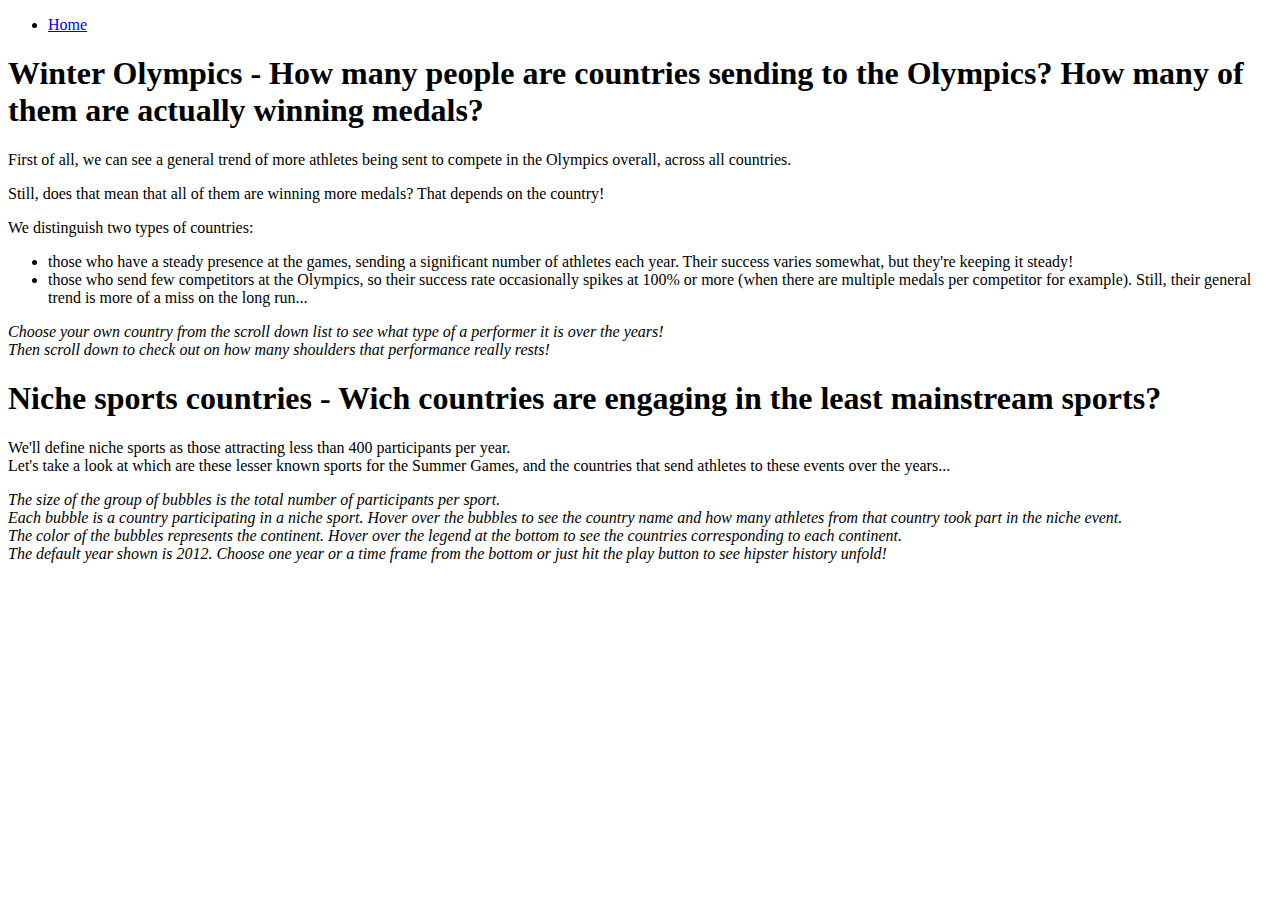
<file: ana.html>
<!DOCTYPE html>
<html>
<head>
    <title>Ana's story time</title>
    <!-- Google Analytics tracking code -->
    <script async src="https://www.googletagmanager.com/gtag/js?id=UA-117540199-1"></script>
    <script>
        window.dataLayer = window.dataLayer || [];
        function gtag() { dataLayer.push(arguments); }
        gtag('js', new Date());

        gtag('config', 'UA-117540199-1');
    </script>
    <!-- Add icon to display on tab -->
    <link rel="icon" href="https://cdn.colorlib.com/wp/wp-content/uploads/sites/2/2014/02/Olympic-logo.png">

    <!-- load D3js -->
    <script src="https://d3plus.org/js/d3.js"></script>

    <!-- load D3plus after D3js -->
    <script src="https://d3plus.org/js/d3plus.js"></script>

    <script src="https://ajax.googleapis.com/ajax/libs/jquery/3.3.1/jquery.min.js"></script>

</head>
<body>
    <nav>
        <ul>
            <li><a href="/">Home</a></li>

        </ul>
    </nav>

    <h1>Winter Olympics - How many people are countries sending to the Olympics? How many of them are actually winning medals? </h1>
    <p>
        First of all, we can see a general trend of more athletes being sent to compete in the Olympics overall, across all countries.
    <p>Still, does that mean that all of them are winning more medals? That depends on the country! </p>

    <p>We distinguish two types of countries:</p>
    <ul>
        <li> those who have a steady presence at the games, sending a significant number of athletes each year. Their success varies somewhat, but they're keeping it steady!</li>
        <li> those who send few competitors at the Olympics, so their success rate occasionally spikes at 100% or more (when there are multiple medals per competitor for example). Still, their general trend is more of a miss on the long run...</li>
    </ul>
    <p>
        <i>
            Choose your own country from the scroll down list to see what type of a performer it is over the years!<br />
            Then scroll down to check out on how many shoulders that performance really rests!
        </i>
    </p>
    </p>
    <p>
        <div class='tableauPlaceholder' id='viz1523640643661' style='position: relative'><noscript><a href='#'><img alt='Dashboard 1 ' src='https:&#47;&#47;public.tableau.com&#47;static&#47;images&#47;Wi&#47;WinterOlympics-RatioofParticipantsMedalsforCountries&#47;Dashboard1&#47;1_rss.png' style='border: none' /></a></noscript><object class='tableauViz' style='display:none;'><param name='host_url' value='https%3A%2F%2Fpublic.tableau.com%2F' /> <param name='embed_code_version' value='3' /> <param name='path' value='views&#47;WinterOlympics-RatioofParticipantsMedalsforCountries&#47;Dashboard1?:embed=y&amp;:display_count=y&amp;publish=yes' /> <param name='toolbar' value='yes' /><param name='static_image' value='https:&#47;&#47;public.tableau.com&#47;static&#47;images&#47;Wi&#47;WinterOlympics-RatioofParticipantsMedalsforCountries&#47;Dashboard1&#47;1.png' /> <param name='animate_transition' value='yes' /><param name='display_static_image' value='yes' /><param name='display_spinner' value='yes' /><param name='display_overlay' value='yes' /><param name='display_count' value='yes' /><param name='filter' value='publish=yes' /></object></div>
        <script type='text/javascript'>    var divElement = document.getElementById('viz1523640643661'); var vizElement = divElement.getElementsByTagName('object')[0]; vizElement.style.width = '1000px'; vizElement.style.height = '827px'; var scriptElement = document.createElement('script'); scriptElement.src = 'https://public.tableau.com/javascripts/api/viz_v1.js'; vizElement.parentNode.insertBefore(scriptElement, vizElement);</script>
    </p>
    <p>
    </p>

    <h1> Niche sports countries - Wich countries are engaging in the least mainstream sports? </h1>
    <p>
        We'll define niche sports as those attracting less than 400 participants per year.<br />
        Let's take a look at which are these lesser known sports for the Summer Games, and the countries that send athletes to these events over the years...
    </p>
    <p>
        <i>
            The size of the group of bubbles is the total number of participants per sport. <br />
            Each bubble is a country participating in a niche sport. Hover over the bubbles to see the country name and how many athletes from that country took part in the niche event. <br />
            The color of the bubbles represents the continent. Hover over the legend at the bottom to see the countries corresponding to each continent.<br />
            The default year shown is 2012. Choose one year or a time frame from the bottom or just hit the play button to see hipster history unfold!
        </i>
    </p>

    <div id="viz_niche"></div>
    <script>

        // instantiate d3plus
        var visualization = d3plus.viz()
            .container("#viz_niche")     // container DIV to hold the visualization
            .data("./niche_summer_conti.json")     // data to use with the visualization
            .type("bubbles")       // visualization type
            .id(["Sport", "Country"]) // nesting keys
            .depth(1)              // 0-based depth
            .size("Participants")         // key name to size bubbles
            .color("ContinentCode")        // color by each group
            .time({
                "value": "Year",
                "solo": 2012
            })
            .draw()
    </script>

</body>
</html>
</file>
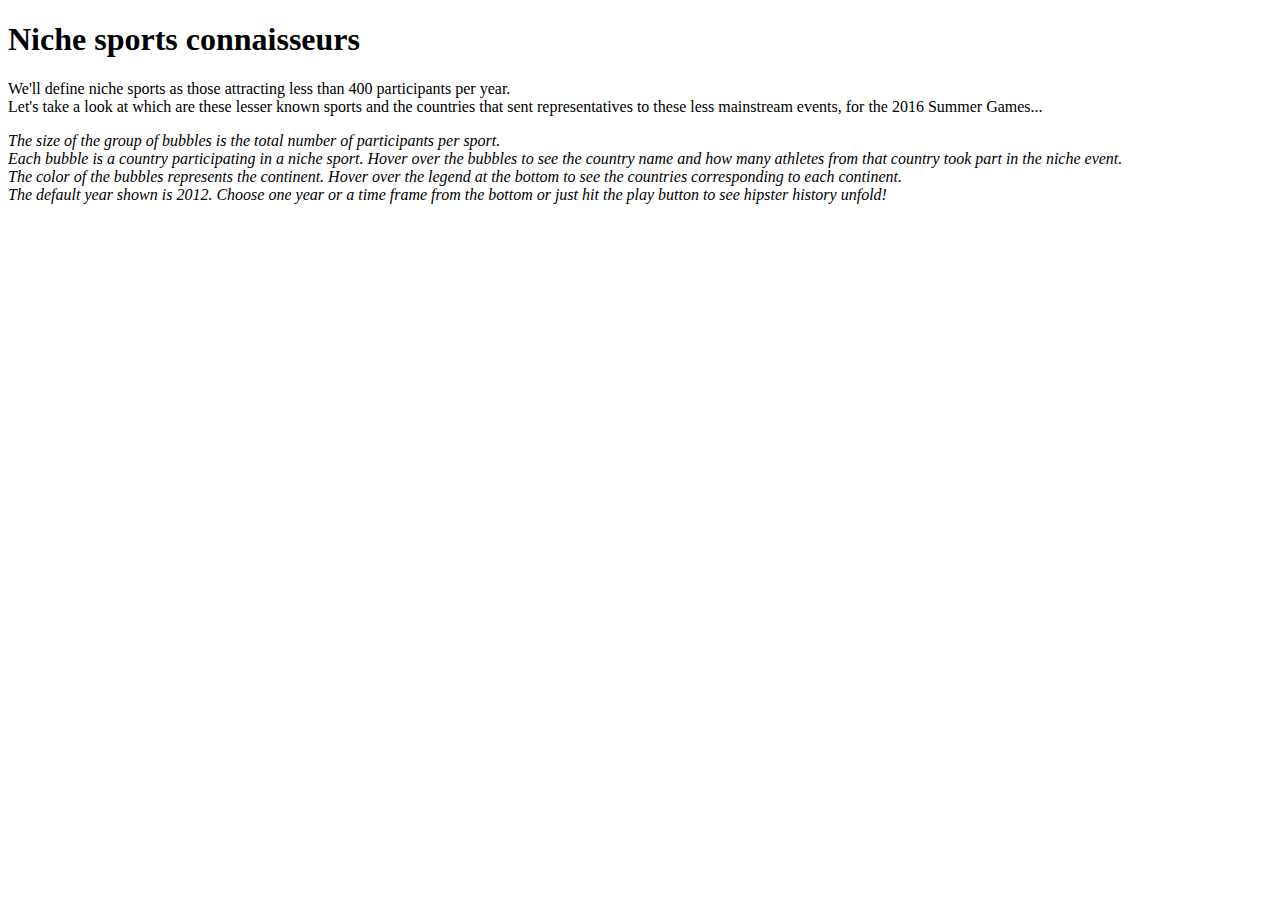
<file: niche.html>
<!DOCTYPE html>
<html>
<head>
    <title>Ana's story time</title>
    <!-- Google Analytics tracking code -->
    <script async src="https://www.googletagmanager.com/gtag/js?id=UA-117540199-1"></script>
    <script>
        window.dataLayer = window.dataLayer || [];
        function gtag() { dataLayer.push(arguments); }
        gtag('js', new Date());

        gtag('config', 'UA-117540199-1');
    </script>
    <!-- Add icon to display on tab -->
    <link rel="icon" href="https://cdn.colorlib.com/wp/wp-content/uploads/sites/2/2014/02/Olympic-logo.png">

    <!-- load D3js -->
    <script src="https://d3plus.org/js/d3.js"></script>

    <!-- load D3plus after D3js -->
    <script src="https://d3plus.org/js/d3plus.js"></script>

    <script src="https://ajax.googleapis.com/ajax/libs/jquery/3.3.1/jquery.min.js"></script>

</head>
<body>

    <h1> Niche sports connaisseurs </h1>
    <p>
        We'll define niche sports as those attracting less than 400 participants per year.<br />
        Let's take a look at which are these lesser known sports and the countries that sent representatives to these less mainstream events, for the 2016 Summer Games...
    </p>
    <p>
        <i>
            The size of the group of bubbles is the total number of participants per sport. <br />
            Each bubble is a country participating in a niche sport. Hover over the bubbles to see the country name and how many athletes from that country took part in the niche event. <br />
            The color of the bubbles represents the continent. Hover over the legend at the bottom to see the countries corresponding to each continent.<br />
            The default year shown is 2012. Choose one year or a time frame from the bottom or just hit the play button to see hipster history unfold!
        </i>
    </p>

    <div id="viz_niche"></div>
    <script>

        // instantiate d3plus
        var visualization = d3plus.viz()
            .container("#viz_niche")     // container DIV to hold the visualization
            .data("./niche_summer_conti.json")     // data to use with the visualization
            .type("bubbles")       // visualization type
            .id(["Sport", "Country"]) // nesting keys
            .depth(1)              // 0-based depth
            .size("Participants")         // key name to size bubbles
            .color("ContinentCode")        // color by each group
            .time({
                "value": "Year",
                "solo": 2012
            })
            .draw()
    </script>

</body>
</html>
</file>
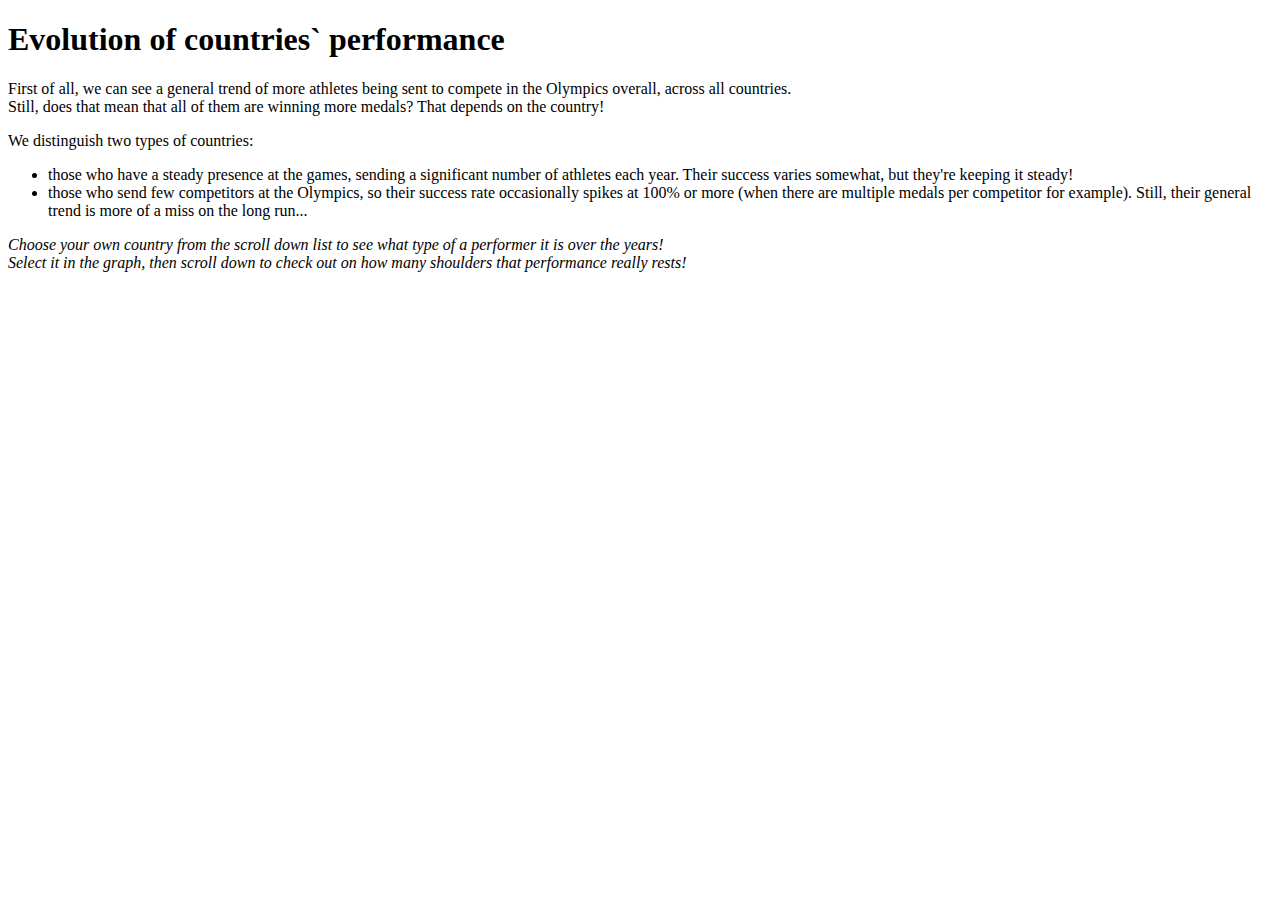
<file: ratios.html>
<!DOCTYPE html>
<html>
<head>
    <title>Ana's story time</title>
    <!-- Google Analytics tracking code -->
    <script async src="https://www.googletagmanager.com/gtag/js?id=UA-117540199-1"></script>
    <script>
        window.dataLayer = window.dataLayer || [];
        function gtag() { dataLayer.push(arguments); }
        gtag('js', new Date());

        gtag('config', 'UA-117540199-1');
    </script>
    <!-- Add icon to display on tab -->
    <link rel="icon" href="https://cdn.colorlib.com/wp/wp-content/uploads/sites/2/2014/02/Olympic-logo.png">

</head>
<body>

    <h1>Evolution of countries` performance</h1>
    <p>
        First of all, we can see a general trend of more athletes being sent to compete in the Olympics overall, across all countries. <br/>
        Still, does that mean that all of them are winning more medals? That depends on the country!

    <p>We distinguish two types of countries:
    <ul>
        <li> those who have a steady presence at the games, sending a significant number of athletes each year. Their success varies somewhat, but they're keeping it steady!</li>
        <li> those who send few competitors at the Olympics, so their success rate occasionally spikes at 100% or more (when there are multiple medals per competitor for example). Still, their general trend is more of a miss on the long run...</li>
    </ul>
    </p>
    <p>
        <i>
            Choose your own country from the scroll down list to see what type of a performer it is over the years!<br />
            Select it in the graph, then scroll down to check out on how many shoulders that performance really rests!
        </i>
    </p>
    </p>
    <p>
        <div class='tableauPlaceholder' id='viz1523640643661' style='position: relative'><noscript><a href='#'><img alt='Dashboard 1 ' src='https:&#47;&#47;public.tableau.com&#47;static&#47;images&#47;Wi&#47;WinterOlympics-RatioofParticipantsMedalsforCountries&#47;Dashboard1&#47;1_rss.png' style='border: none' /></a></noscript><object class='tableauViz' style='display:none;'><param name='host_url' value='https%3A%2F%2Fpublic.tableau.com%2F' /> <param name='embed_code_version' value='3' /> <param name='path' value='views&#47;WinterOlympics-RatioofParticipantsMedalsforCountries&#47;Dashboard1?:embed=y&amp;:display_count=y&amp;publish=yes' /> <param name='toolbar' value='yes' /><param name='static_image' value='https:&#47;&#47;public.tableau.com&#47;static&#47;images&#47;Wi&#47;WinterOlympics-RatioofParticipantsMedalsforCountries&#47;Dashboard1&#47;1.png' /> <param name='animate_transition' value='yes' /><param name='display_static_image' value='yes' /><param name='display_spinner' value='yes' /><param name='display_overlay' value='yes' /><param name='display_count' value='yes' /><param name='filter' value='publish=yes' /></object></div>
        <script type='text/javascript'>    var divElement = document.getElementById('viz1523640643661'); var vizElement = divElement.getElementsByTagName('object')[0]; vizElement.style.width = '1000px'; vizElement.style.height = '827px'; var scriptElement = document.createElement('script'); scriptElement.src = 'https://public.tableau.com/javascripts/api/viz_v1.js'; vizElement.parentNode.insertBefore(scriptElement, vizElement);</script>
    </p>
    <p>
    </p>

    
</body>
</html>
</file>
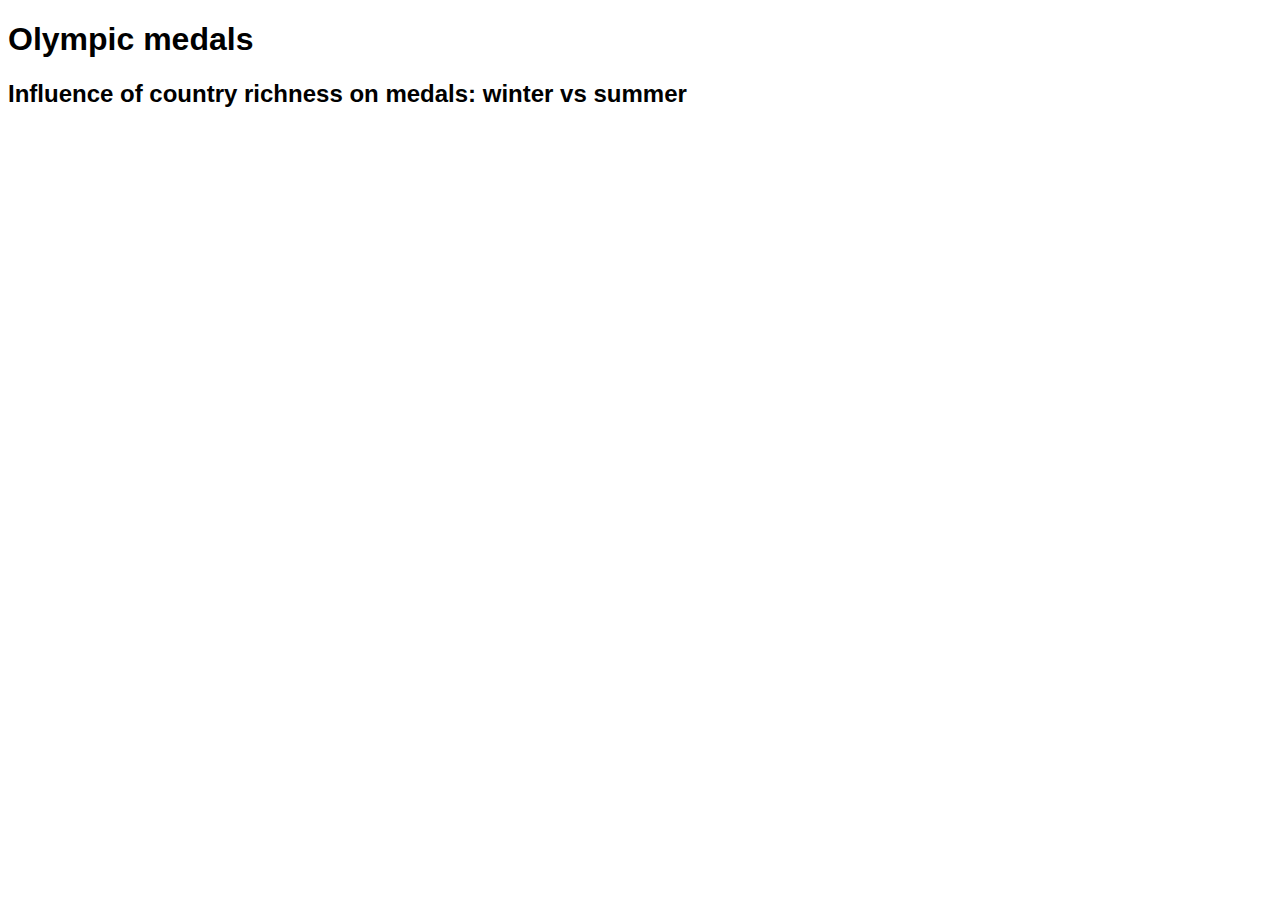
<file: thomas.html>
<!DOCTYPE html>
<meta charset="utf-8">
<style>

body {
  font-family: "Helvetica Neue", Helvetica, Arial, sans-serif;
  width: 960px;
  height: 500px;
  position: relative;
}

.tooltip_key {
  font-weight: bold;
}

.tooltip_value {
  margin-left: 20px;
  float: right;
}

</style>
<h1>Olympic medals</h1>

<h2>Influence of country richness on medals: winter vs summer </h2>

<div class='tableauPlaceholder' id='viz1524228613800' style='position: relative'><noscript><a href='#'><img alt='Tableau de bord 1 ' src='https:&#47;&#47;public.tableau.com&#47;static&#47;images&#47;Me&#47;MedailsGO&#47;Tableaudebord1&#47;1_rss.png' style='border: none' /></a></noscript><object class='tableauViz'  style='display:none;'><param name='host_url' value='https%3A%2F%2Fpublic.tableau.com%2F' /> <param name='embed_code_version' value='3' /> <param name='site_root' value='' /><param name='name' value='MedailsGO&#47;Tableaudebord1' /><param name='tabs' value='no' /><param name='toolbar' value='yes' /><param name='static_image' value='https:&#47;&#47;public.tableau.com&#47;static&#47;images&#47;Me&#47;MedailsGO&#47;Tableaudebord1&#47;1.png' /> <param name='animate_transition' value='yes' /><param name='display_static_image' value='yes' /><param name='display_spinner' value='yes' /><param name='display_overlay' value='yes' /><param name='display_count' value='yes' /><param name='filter' value='publish=yes' /></object></div>                <script type='text/javascript'>                    var divElement = document.getElementById('viz1524228613800');                    var vizElement = divElement.getElementsByTagName('object')[0];                    vizElement.style.width='1000px';vizElement.style.height='827px';                    var scriptElement = document.createElement('script');                    scriptElement.src = 'https://public.tableau.com/javascripts/api/viz_v1.js';                    vizElement.parentNode.insertBefore(scriptElement, vizElement);                </script>
</file>
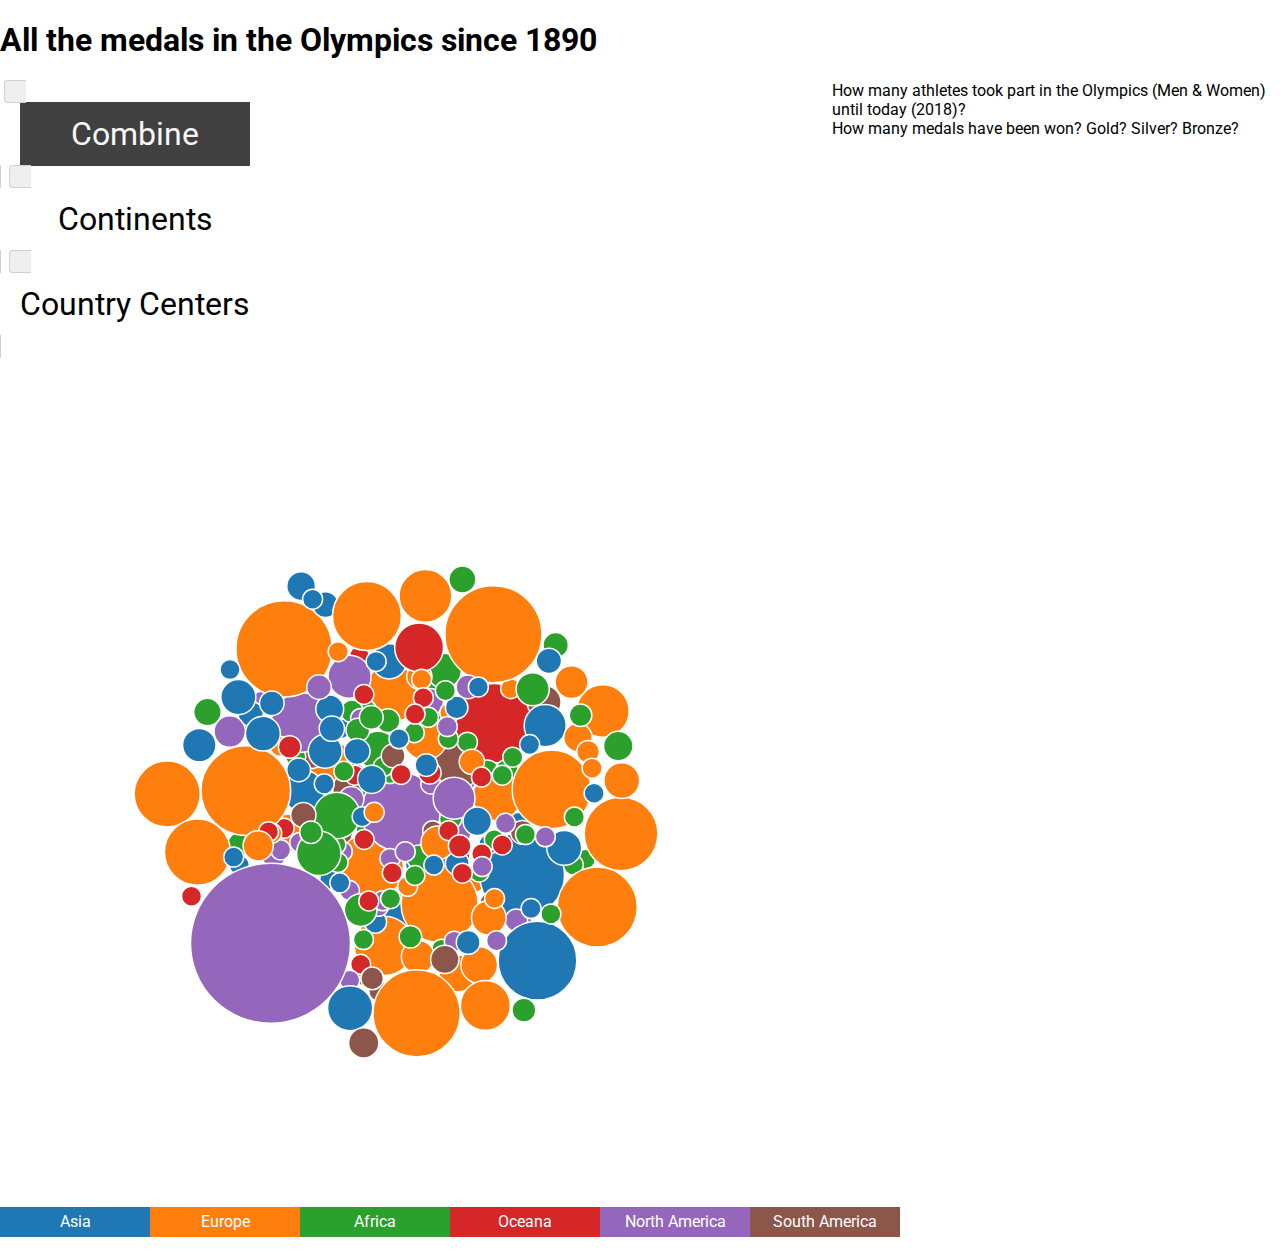
<file: parallax/medals-bubbles.html>
<!DOCTYPE html>
<html>
<head>
    <meta charset="utf-8">
        <link href="https://fonts.googleapis.com/css?family=Roboto" rel="stylesheet">
    <link rel="stylesheet"/type="text/css" href="./css/medals-bubbles.css">
    <script src="./js/medals-bubbles.js"></script>
    <script src="./js/d3.js"></script>
</head>
<body>
    <h1>All the medals in the Olympics since 1890</h1>
    <div id="container">
        <div id="left-container">
            <div id="controls">
                <span>
                    <label><input id="combine" type="radio" name="grouping" value="combine" checked><span>Combine</span></label>
                    <label><input id="continents" type="radio" name="grouping" value="continents"><span>Continents</span></label>
                    <label><input id="country-centers" type="radio" name="grouping" value="country-centers"><span>Country Centers</span></label>
                    <label style="visibility: hidden"><input id="population" type="radio" name="grouping" value="population"><span>Medals</span></label>
                </span>
                <span style="visibility: hidden">
                    <label><input id="colors" type="radio" name="fill" value="colors" checked>Colors</label>
                    <label><input id="flags" type="radio" name="fill" value="flags">Flags</label>
                </span>
            </div>
            <div id="country-info"></div>
            <div id="bubble-chart"></div>
        </div>
        <div id="right-container">
            How many athletes took part in the Olympics (Men & Women) until today (2018)?</br>
            How many medals have been won? Gold? Silver? Bronze?

        </div>
    </div>
    <script>
        d3.queue()
        .defer(d3.csv, "./data/d3_bubbles.csv")
        .defer(d3.json, "./data/continent-names.json")
        .await(createBubbleChart);
    </script>
</body>
</html>
</file>
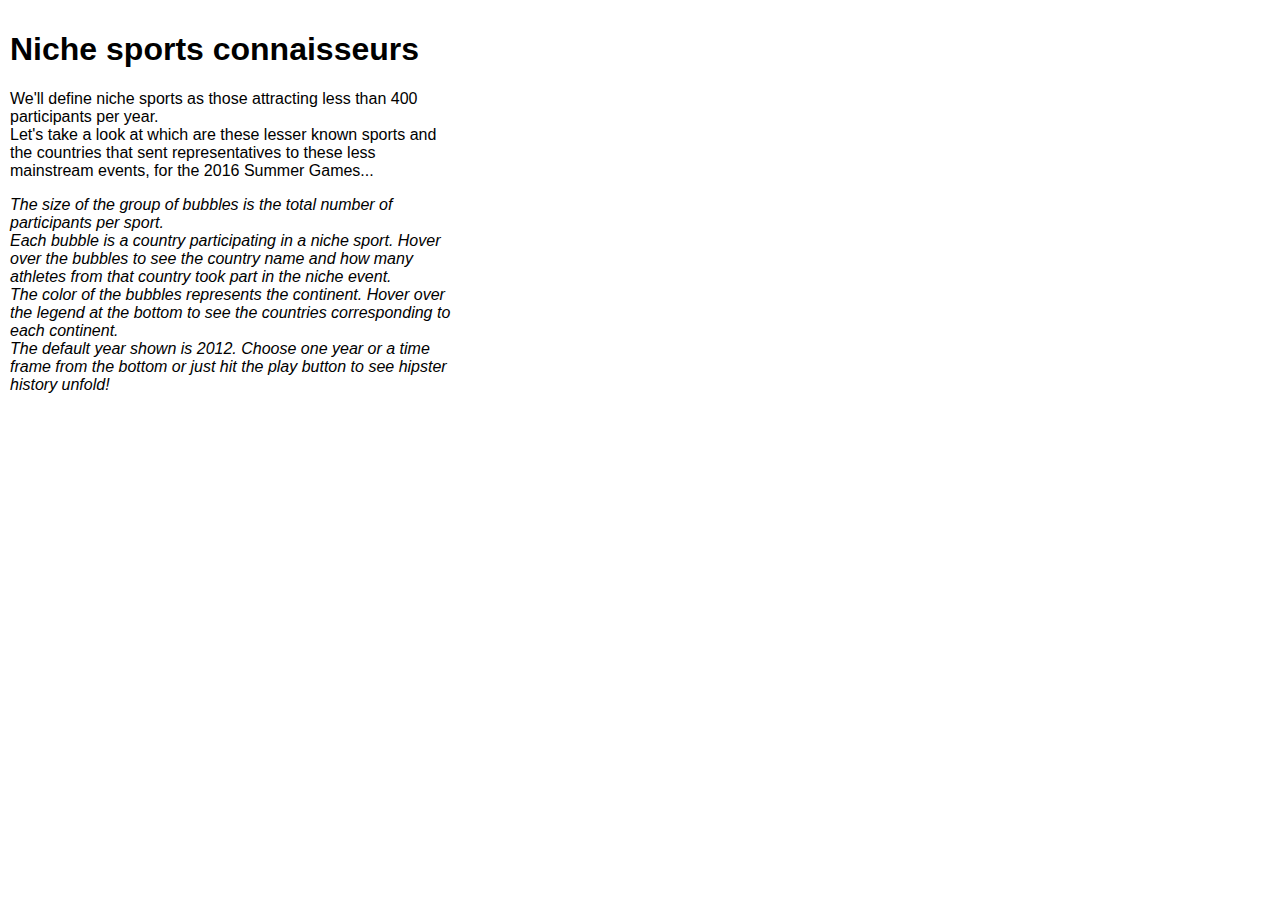
<file: parallax/niche.html>
<!DOCTYPE html>
<html>
<head>
    <!-- Google Analytics tracking code -->
    <script async src="https://www.googletagmanager.com/gtag/js?id=UA-117540199-1"></script>
    <script>
        window.dataLayer = window.dataLayer || [];
        function gtag() { dataLayer.push(arguments); }
        gtag('js', new Date());

        gtag('config', 'UA-117540199-1');
    </script>

    <!-- load D3js -->
    <script src="https://d3plus.org/js/d3.js"></script>
    <!-- load D3plus after D3js -->
    <script src="https://d3plus.org/js/d3plus.js"></script>
    <link rel="stylesheet"/type="text/css" href="./css/niche.css">

</head>
<body>
    <div id="container">
        <div id="left-container">
            <div id="viz_niche"></div>
        </div>
        <div id="right-container">
            <h1> Niche sports connaisseurs </h1>
            <p>
                We'll define niche sports as those attracting less than 400 participants per year.<br />
                Let's take a look at which are these lesser known sports and the countries that sent representatives to these less mainstream events, for the 2016 Summer Games...
            </p>
            <p>
                <i>
                    The size of the group of bubbles is the total number of participants per sport. <br />
                    Each bubble is a country participating in a niche sport. Hover over the bubbles to see the country name and how many athletes from that country took part in the niche event. <br />
                    The color of the bubbles represents the continent. Hover over the legend at the bottom to see the countries corresponding to each continent.<br />
                    The default year shown is 2012. Choose one year or a time frame from the bottom or just hit the play button to see hipster history unfold!
                </i>
            </p>
        </div>
    </div>

    <script>
        // instantiate d3plus
        var visualization = d3plus.viz()
            .container("#viz_niche")     // container DIV to hold the visualization
            .data("./data/niche_summer_conti.json")     // data to use with the visualization
            .type("bubbles")       // visualization type
            .id(["Sport", "Country"]) // nesting keys
            .depth(1)              // 0-based depth
            .size("Participants")         // key name to size bubbles
            .color("ContinentCode")        // color by each group
            .time({
                "value": "Year",
                "solo": 2012
            })
            .background("rgba(0,0,0,0.1)")
            .draw()
    </script>

</body>
</html>
</file>
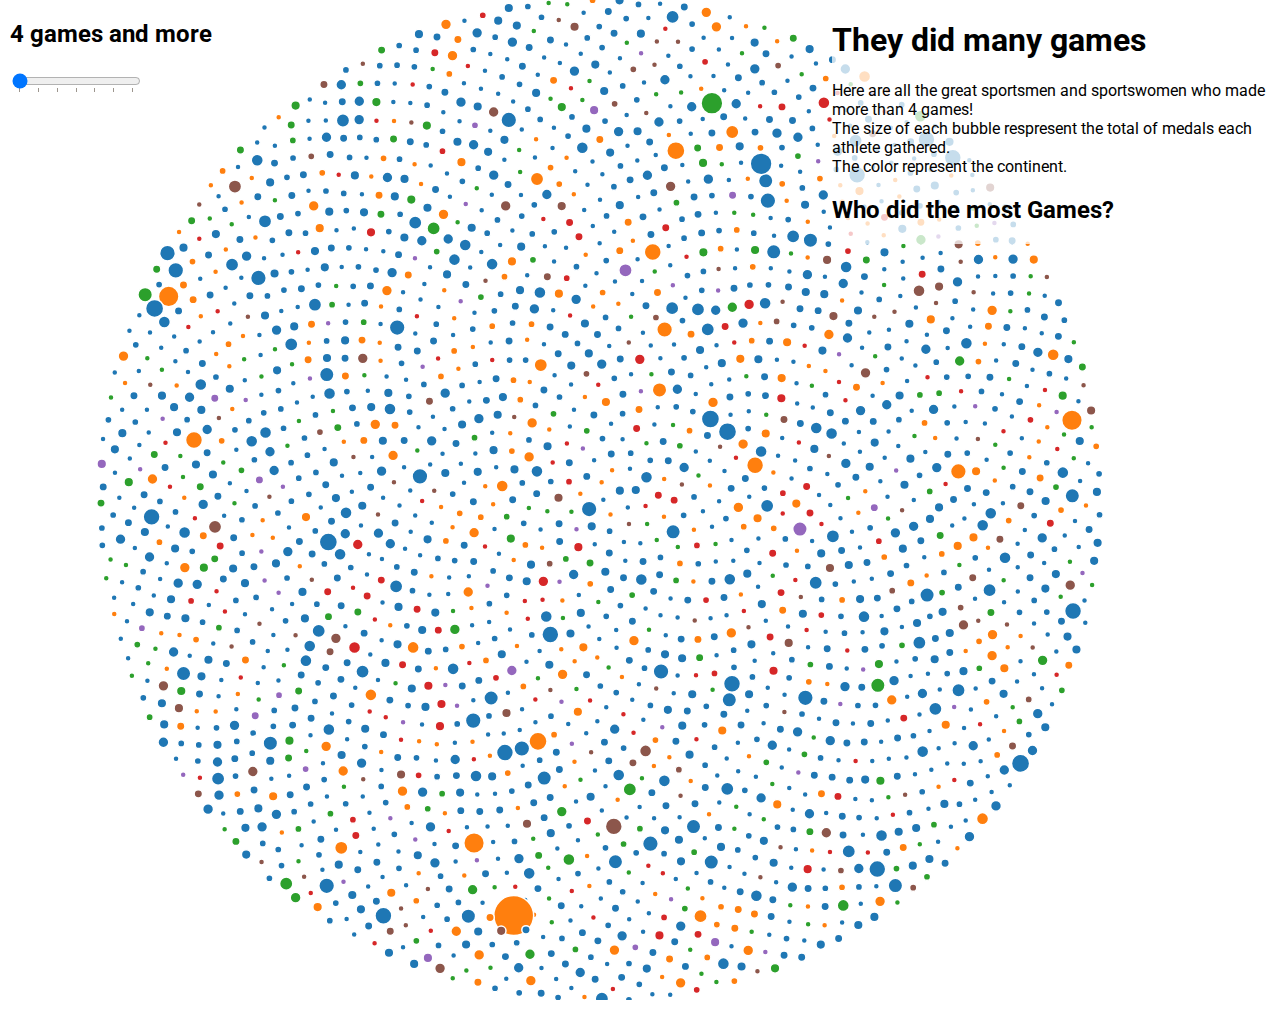
<file: parallax/participants.html>
<!DOCTYPE html>
<html>
<head>
    <meta charset="utf-8">
        <link href="https://fonts.googleapis.com/css?family=Roboto" rel="stylesheet">
    <link rel="stylesheet"/type="text/css" href="./css/participants.css">
    <script src="./js/d3.js"></script>
    <script src="./js/participants.js"></script>
</head>
<body>
    <div id="container">
        <div id="left-container">
            <div id="description">
                <h2 id="participations">4 games and more</h2>
                <input id="rangeParticipations"
                        type="range"
                        min="4"
                        max="10"
                        value="4"
                        onmouseup="changeDataParticipants()"
                        list="tickmarks">

                <datalist id="tickmarks">
                  <option value="4" label="4">
                  <option value="5">
                  <option value="6">
                  <option value="7" label="7">
                  <option value="8">
                  <option value="9">
                  <option value="10" label="10">
                </datalist>
            </div>
            <div id="participants-chart">
                <svg></svg>
            </div>
        </div>
        <div id="right-container">
            <h1>They did many games</h1>
            <p>
                Here are all the great sportsmen and sportswomen who made more than 4 games!<br/>
                The size of each bubble respresent the total of medals each athlete gathered.<br/>
                The color represent the continent.
            </p>
            <h2>Who did the most Games?</h2>
        </div>
    </div>
</body>
</html>
</file>
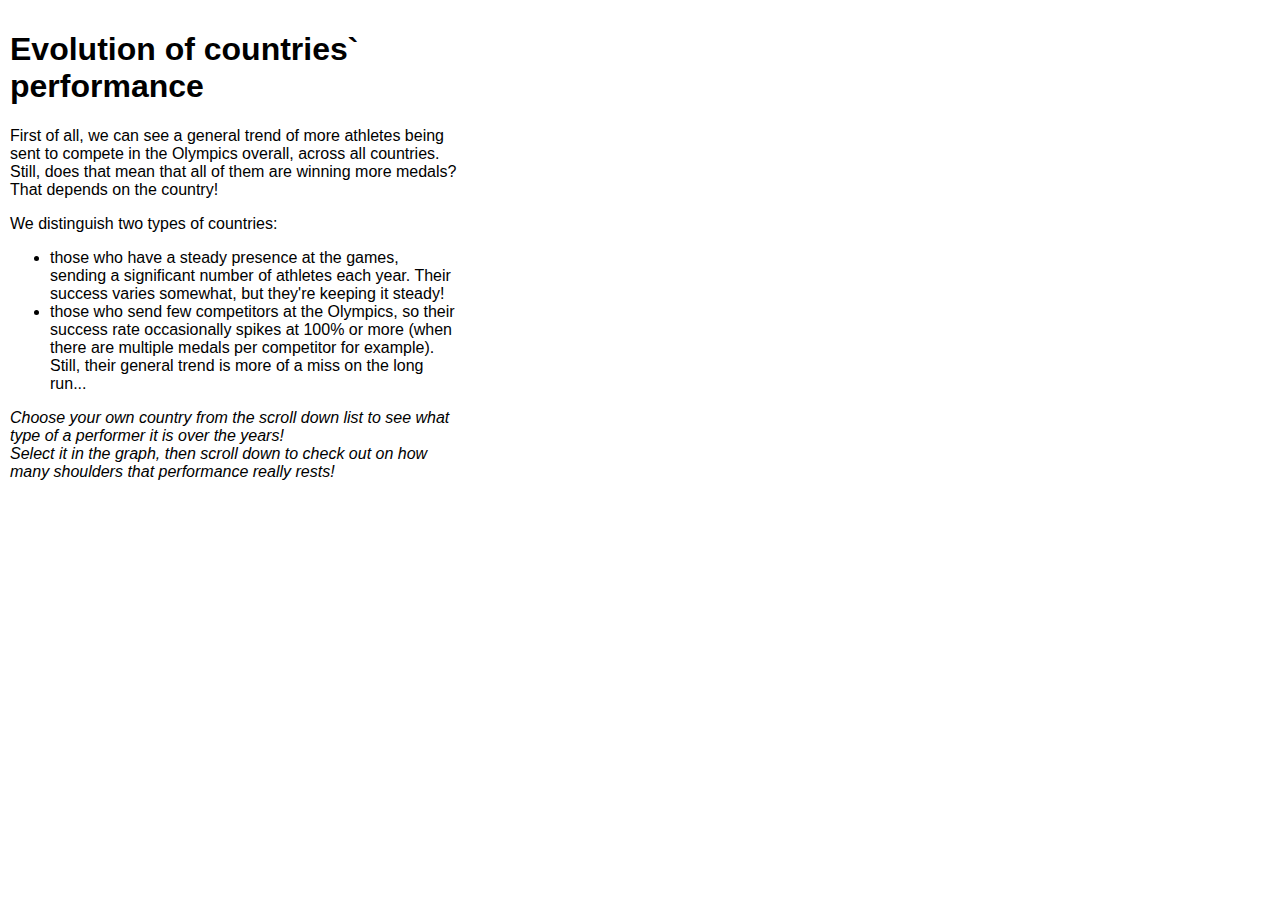
<file: parallax/ratios.html>
<!DOCTYPE html>
<html>
<head>
    <!-- Google Analytics tracking code -->
    <script async src="https://www.googletagmanager.com/gtag/js?id=UA-117540199-1"></script>
    <script>
    window.dataLayer = window.dataLayer || [];
    function gtag() { dataLayer.push(arguments); }
    gtag('js', new Date());

    gtag('config', 'UA-117540199-1');
    </script>
    <link rel="stylesheet"/type="text/css" href="./css/ratios.css">

</head>
<body>
    <div id="container">
        <div id="left-container">
            <h1>Evolution of countries` performance</h1>
            <p>
                First of all, we can see a general trend of more athletes being sent to compete in the Olympics overall, across all countries. <br/>
                Still, does that mean that all of them are winning more medals? That depends on the country!
            </p>

            <p>
                We distinguish two types of countries:
                <ul>
                    <li> those who have a steady presence at the games, sending a significant number of athletes each year. Their success varies somewhat, but they're keeping it steady!</li>
                    <li> those who send few competitors at the Olympics, so their success rate occasionally spikes at 100% or more (when there are multiple medals per competitor for example). Still, their general trend is more of a miss on the long run...</li>
                </ul>
            </p>
            <p>
                <i>
                    Choose your own country from the scroll down list to see what type of a performer it is over the years!<br />
                    Select it in the graph, then scroll down to check out on how many shoulders that performance really rests!
                </i>
            </p>
        </div>
        <div id="right-container">
            <div class='tableauPlaceholder' id='viz1523640643661' style='position: relative'>
                <noscript><a href='#'><img alt='Dashboard 1 ' src='https:&#47;&#47;public.tableau.com&#47;static&#47;images&#47;Wi&#47;WinterOlympics-RatioofParticipantsMedalsforCountries&#47;Dashboard1&#47;1_rss.png' style='border: none' /></a></noscript>
                <object class='tableauViz' style='display:none;'>
                    <param name='host_url' value='https%3A%2F%2Fpublic.tableau.com%2F' />
                    <param name='embed_code_version' value='3' />
                    <param name='path' value='views&#47;WinterOlympics-RatioofParticipantsMedalsforCountries&#47;Dashboard1?:embed=y&amp;:display_count=y&amp;publish=yes' />
                    <param name='toolbar' value='yes' />
                    <param name='static_image' value='https:&#47;&#47;public.tableau.com&#47;static&#47;images&#47;Wi&#47;WinterOlympics-RatioofParticipantsMedalsforCountries&#47;Dashboard1&#47;1.png' />
                    <param name='animate_transition' value='yes' />
                    <param name='display_static_image' value='yes' />
                    <param name='display_spinner' value='yes' />
                    <param name='display_overlay' value='yes' />
                    <param name='display_count' value='yes' />
                    <param name='filter' value='publish=yes' />
                </object>
            </div>
            <script type='text/javascript'>
                var divElement = document.getElementById('viz1523640643661');
                var vizElement = divElement.getElementsByTagName('object')[0];
                vizElement.style.width = '100%';
                vizElement.style.height = '100%';
                var scriptElement = document.createElement('script');
                scriptElement.src = 'https://public.tableau.com/javascripts/api/viz_v1.js';
                vizElement.parentNode.insertBefore(scriptElement, vizElement);
            </script>
        </div>
    </div>
</body>
</html>
</file>
<file: parallax/css/medals-bubbles.css>
/* Countries bubbles story */
body {
    margin: 0;
    width: 100%;
    overflow-x: hidden;
    font-family: 'Roboto', sans-serif;
}

#controls {
  font-size: 18px;
  margin-bottom: 10px;
  float:left;
}

#controls label {
    width:170px;
    margin:4px;
    background-color:#EFEFEF;
    border-radius:4px;
    border:1px solid #D0D0D0;
}

#controls label span {
    text-align:center;
    font-size: 32px;
    padding:13px 0px;
    display:block;
}

#controls label input {
    visibility: hidden;
}

#controls input:checked + span {
    background-color:#404040;
    color:#F7F7F7;
}

input[type="radio"] {
  margin-top: -1px;
  vertical-align: middle;
}

span:nth-child(2) {
  margin-left: 20px;
}

#country-info {
  color: #666;
  font-size: 28px;
  position: absolute;
  top: 10px;
  left: 50%;
}

circle {
  stroke: white;
  stroke-width: 1.5;
}

.continent-key-element text {
  fill: white;
}
/* #container{
    height: 100%;
    width: 100%;
} */
#left-container {
    /* top:50%; */
    float: left;
    width: 65%;
}

#right-container {
    float: left;
    width: 35%;
    height: 100%;
    background-color: rgba(255,255,255,0.75);
}
</file>
<file: parallax/css/niche.css>
/* Countries bubbles story */
body {
    margin: 0;
    padding: 0;
    width: 100%;
    height: 100%;
    overflow: hidden;
    font-family: 'Roboto', sans-serif;
}

#left-container {
    /* top:50%; */
    float: left;
    width: 60%;
    height: 100%;
}

#right-container {
    float: left;
    width: 35%;
    height: 100%;
    background-color: rgba(255,255,255,0.75);
    padding: 10px;
}
</file>
<file: parallax/css/participants.css>
body {
    margin: 0;
    height: 100%;
    width: 100%;
    overflow: hidden;
    font-family: 'Roboto', sans-serif;
}

circle {
  stroke: white;
  stroke-width: 1.5;
}

.continent-key-element text {
  fill: white;
}

#left-container {
    /* top:50%; */
    float: left;
    width: 65%;
}

#description{
    position: absolute;
    margin-left: 10px;
}

#right-container {
    float: left;
    width: 35%;
    height: 100%;
    background-color: rgba(255,255,255,0.75);
}


.slider {
    -webkit-appearance: none;
    width: 30%;
    height: 25px;
    background: #d3d3d3;
    outline: none;
    opacity: 0.7;
    -webkit-transition: .2s;
    transition: opacity .2s;
}

.slider:hover {
    opacity: 1;
}

.slider::-webkit-slider-thumb {
    -webkit-appearance: none;
    appearance: none;
    width: 25px;
    height: 25px;
    background: #4CAF50;
    cursor: pointer;
}

.slider::-moz-range-thumb {
    width: 25px;
    height: 25px;
    background: #4CAF50;
    cursor: pointer;
}
</file>
<file: parallax/css/ratios.css>
/* Countries bubbles story */
body {
    margin: 0;
    padding: 0;
    width: 100%;
    height: 100%;
    overflow: hidden;
    font-family: 'Roboto', sans-serif;
}

#left-container {
    /* top:50%; */
    float: left;
    width: 35vw;
    height: 100%;
    background-color: rgba(255,255,255,0.75);
    padding: 10px;
}

#right-container {
    float: left;
    width: 60vw;
    height: 100vh;
}
</file>
